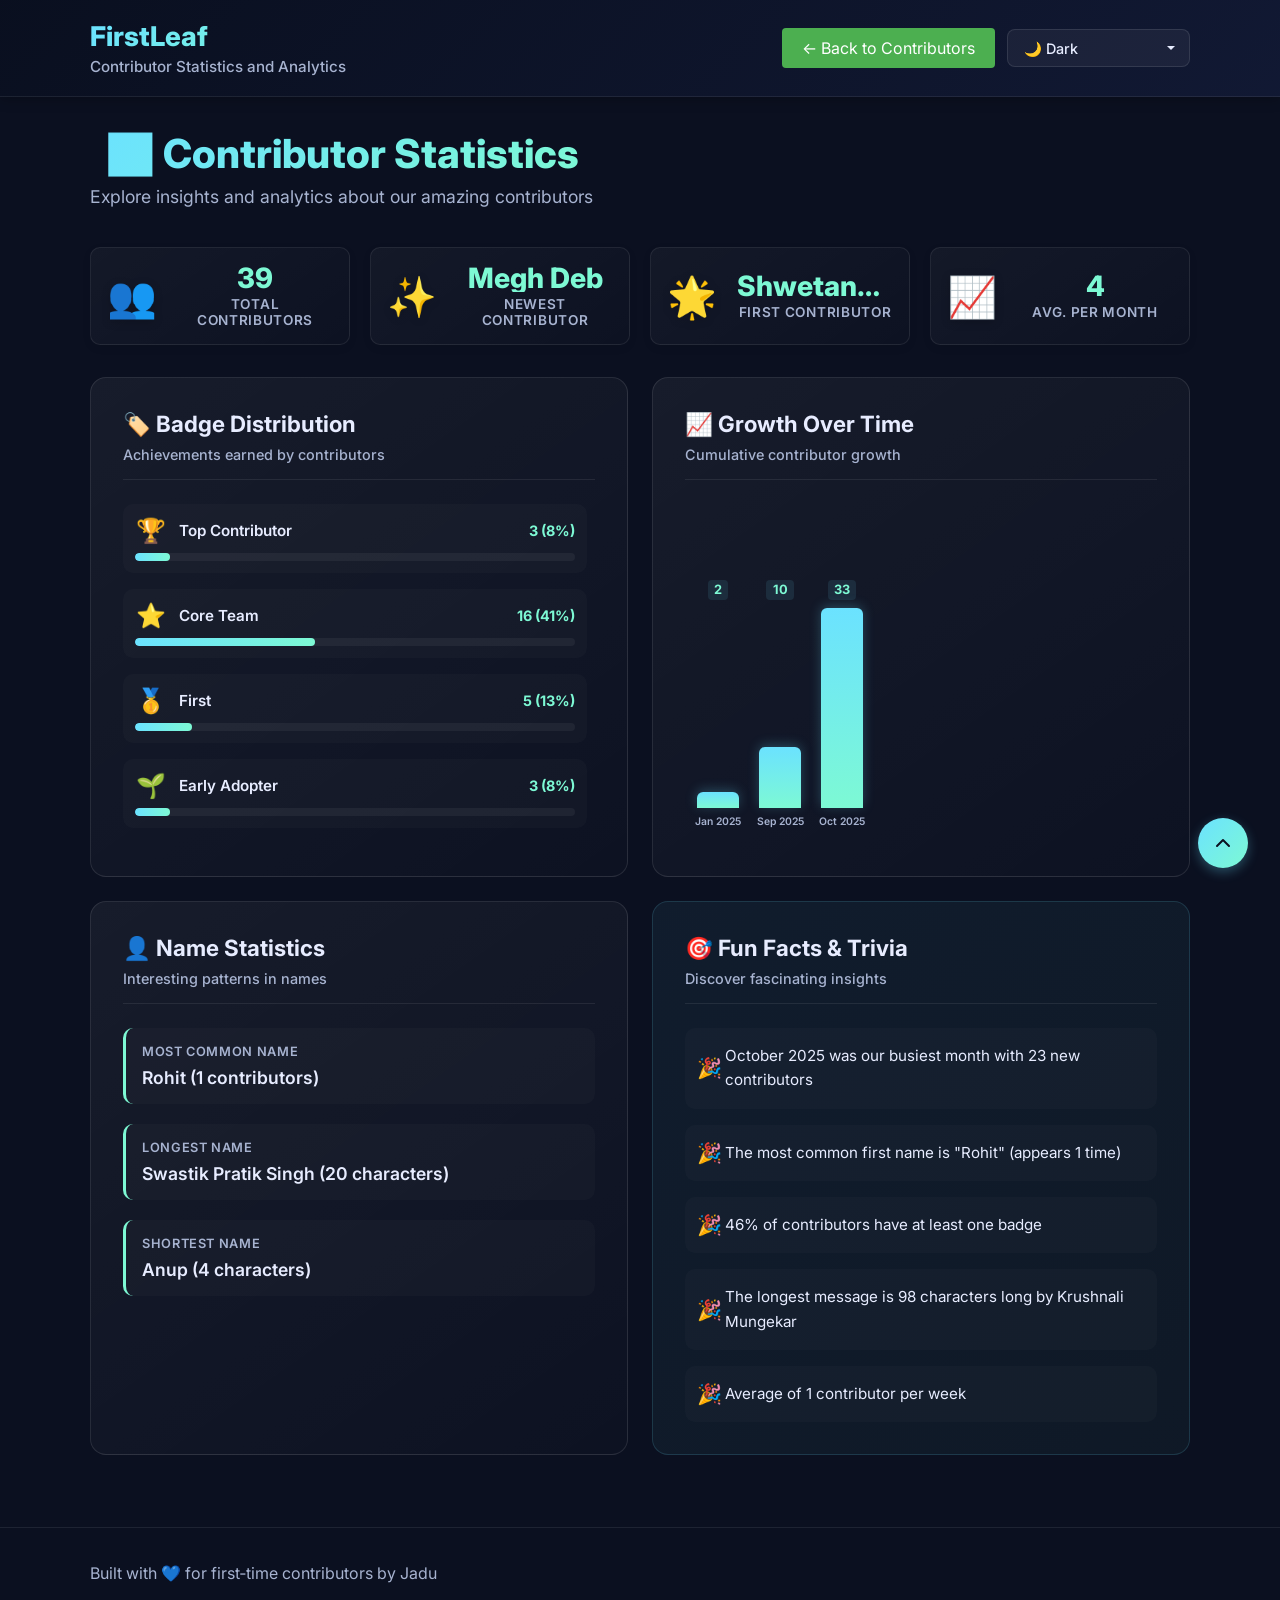
<file: stats.html>
<!DOCTYPE html>
<html lang="en">
  <head>
    <meta charset="utf-8" />
    <meta name="viewport" content="width=device-width, initial-scale=1" />
    <title>FirstLeaf — Statistics</title>
    <meta
      name="description"
      content="Contributor statistics and analytics for the FirstLeaf project."
    />
    <link rel="preconnect" href="https://fonts.googleapis.com" />
    <link rel="preconnect" href="https://fonts.gstatic.com" crossorigin />
    <link
      href="https://fonts.googleapis.com/css2?family=Inter:wght@400;600;800&display=swap"
      rel="stylesheet"
    />
    <link rel="stylesheet" href="./assets/styles.css" />
    <link
      rel="icon"
      href="data:image/svg+xml,<svg xmlns='http://www.w3.org/2000/svg' viewBox='0 0 100 100'><text y='0.9em' font-size='90'>🩵</text></svg>"
    />
  </head>
  <body>
    <div id="scrollProgress"></div>
    <header class="site-header">
      <div class="container header-wrapper">
        <div class="branding">
          <h1 class="logo">FirstLeaf</h1>
          <p class="tagline">Contributor Statistics and Analytics</p>
        </div>
        <nav class="actions">
          <a class="btn" href="index.html">← Back to Contributors</a>
          <div class="theme-selector-wrapper">
            <label for="colorThemeSelect" class="sr-only"
              >Select Color Theme</label
            >
            <select
              id="colorThemeSelect"
              class="btn theme-select"
              aria-label="Select color theme"
            >
              <option value="dark">🌙 Dark</option>
              <option value="light">☀️ Light</option>
              <option value="ocean">🌊 Ocean Blue</option>
              <option value="forest">🌲 Forest Green</option>
              <option value="sunset">🌅 Sunset Orange</option>
              <option value="galaxy">🌌 Purple Galaxy</option>
            </select>
          </div>
          <button
            id="themeToggle"
            class="btn theme-toggle"
            aria-label="Toggle theme"
            style="display: none"
          >
            <span id="themeIcon">☀️</span>
          </button>
        </nav>
      </div>
    </header>

    <main class="container stats-container">
      <!-- Stats Overview Section -->
      <section aria-labelledby="stats-title" class="stats-section">
        <div class="section-header">
          <div class="title-group">
            <h2 id="stats-title">📊 Contributor Statistics</h2>
            <p class="stats-subtitle">
              Explore insights and analytics about our amazing contributors
            </p>
          </div>
        </div>

        <!-- Overview Stats Cards -->
        <div class="stats-overview-grid">
          <div class="stat-card stat-card-primary">
            <div class="stat-icon">👥</div>
            <div class="stat-content">
              <div class="stat-value" id="totalContributors">0</div>
              <div class="stat-label">Total Contributors</div>
            </div>
          </div>
          <div class="stat-card stat-card-secondary">
            <div class="stat-icon">✨</div>
            <div class="stat-content">
              <div class="stat-value" id="newestContributor">-</div>
              <div class="stat-label">Newest Contributor</div>
            </div>
          </div>
          <div class="stat-card stat-card-tertiary">
            <div class="stat-icon">🌟</div>
            <div class="stat-content">
              <div class="stat-value" id="firstContributor">-</div>
              <div class="stat-label">First Contributor</div>
            </div>
          </div>
          <div class="stat-card stat-card-accent">
            <div class="stat-icon">📈</div>
            <div class="stat-content">
              <div class="stat-value" id="avgPerMonth">0</div>
              <div class="stat-label">Avg. Per Month</div>
            </div>
          </div>
        </div>

        <!-- Two Column Layout for Badge and Growth -->
        <div class="stats-two-column">
          <!-- Badge Distribution -->
          <div class="stats-card stats-card-large">
            <div class="stats-card-header">
              <h3>🏷️ Badge Distribution</h3>
              <p class="stats-card-subtitle">
                Achievements earned by contributors
              </p>
            </div>
            <div id="badgeDistribution" class="badge-distribution">
              <div class="loading">Loading statistics...</div>
            </div>
          </div>

          <!-- Growth Over Time -->
          <div class="stats-card stats-card-large">
            <div class="stats-card-header">
              <h3>📈 Growth Over Time</h3>
              <p class="stats-card-subtitle">Cumulative contributor growth</p>
            </div>
            <div id="growthChart" class="growth-chart">
              <div class="loading">Loading statistics...</div>
            </div>
          </div>
        </div>

        <!-- Two Column Layout for Names and Fun Facts -->
        <div class="stats-two-column">
          <!-- Name Statistics -->
          <div class="stats-card">
            <div class="stats-card-header">
              <h3>👤 Name Statistics</h3>
              <p class="stats-card-subtitle">Interesting patterns in names</p>
            </div>
            <div id="nameStatistics" class="name-statistics">
              <div class="loading">Loading statistics...</div>
            </div>
          </div>

          <!-- Fun Facts -->
          <div class="stats-card stats-card-highlight">
            <div class="stats-card-header">
              <h3>🎯 Fun Facts & Trivia</h3>
              <p class="stats-card-subtitle">Discover fascinating insights</p>
            </div>
            <div id="funFacts" class="fun-facts">
              <div class="loading">Loading statistics...</div>
            </div>
          </div>
        </div>
      </section>
    </main>

    <footer class="site-footer">
      <div class="container">
        <p>Built with 💙 for first‑time contributors by Jadu</p>
      </div>
    </footer>

    <script src="./assets/stats.js"></script>
    <button
      id="scrollToTop"
      class="scroll-to-top"
      aria-label="Scroll to top"
      title="Back to top"
    >
      <svg
        xmlns="http://www.w3.org/2000/svg"
        width="24"
        height="24"
        viewBox="0 0 24 24"
        fill="none"
        stroke="currentColor"
        stroke-width="2"
        stroke-linecap="round"
        stroke-linejoin="round"
      >
        <polyline points="18 15 12 9 6 15"></polyline>
      </svg>
    </button>
  </body>
</html>
</file>
<file: assets/styles.css>
* {
  box-sizing: border-box;
}
:root {
  --bg: #0b1020;
  --panel: #121a35;
  --text: #e7ecff;
  --muted: #a7b3d0;
  --accent: #6be2ff;
  --accent-2: #7df9d4;
  --danger: #ff6b6b;
}

[data-theme="light"] {
  --bg: #f5f7fa;
  --panel: #ffffff;
  --text: #1a202c;
  --muted: #4a5568;
  --accent: #0088cc;
  --accent-2: #00b894;
  --danger: #e74c3c;
}

/* Ocean Blue Theme */
[data-theme="ocean"] {
  --bg: #0a1628;
  --panel: #132a47;
  --text: #e3f2fd;
  --muted: #90caf9;
  --accent: #00b4ff;
  --accent-2: #0096d6;
  --danger: #ff6b6b;
}

/* Forest Green Theme */
[data-theme="forest"] {
  --bg: #0d1f12;
  --panel: #1a3320;
  --text: #e8f5e9;
  --muted: #a5d6a7;
  --accent: #4caf50;
  --accent-2: #66bb6a;
  --danger: #ff5252;
}

/* Sunset Orange Theme */
[data-theme="sunset"] {
  --bg: #1a0f0a;
  --panel: #2d1810;
  --text: #fff3e0;
  --muted: #ffb74d;
  --accent: #ff6f00;
  --accent-2: #ff9800;
  --danger: #f44336;
}

/* Purple Galaxy Theme */
[data-theme="galaxy"] {
  --bg: #0f0a1f;
  --panel: #1a0f35;
  --text: #f3e5f5;
  --muted: #ce93d8;
  --accent: #9c27b0;
  --accent-2: #ba68c8;
  --danger: #e91e63;
}

html,
body {
  height: 100%;
}

body {
  margin: 0;
  font-family: Inter, system-ui, -apple-system, Segoe UI, Roboto, Helvetica,
    Arial, "Apple Color Emoji", "Segoe UI Emoji";
  color: var(--text);
  background: var(--bg);
  transition: background-color 0.3s ease, color 0.3s ease;
}

/* Smooth theme transitions */
html.theme-transitioning,
html.theme-transitioning * {
  transition: background-color 0.3s ease, color 0.3s ease,
    border-color 0.3s ease !important;
}

/* Ensure all interactive elements transition smoothly */
.btn,
.card,
.stat-card,
.stats-card,
.badge,
.site-header,
.site-footer {
  transition: background-color 0.3s ease, color 0.3s ease,
    border-color 0.3s ease, box-shadow 0.3s ease;
}

/* Remove underlines from all links across the site */
a,
a:hover,
a:focus,
a:visited {
  text-decoration: none;
}
.container {
  width: min(1100px, 92vw);
  margin: 0 auto;
}
.site-header {
  border-bottom: 1px solid rgba(255, 255, 255, 0.08);
  background: linear-gradient(
    180deg,
    rgba(10, 16, 32, 0.9) 0%,
    rgba(10, 16, 32, 0.5) 100%
  );
  backdrop-filter: blur(8px);
}
.site-header .container {
  display: flex;
  align-items: center;
  justify-content: space-between;
  gap: 1rem;
  padding: 1.25rem 0;
}
.site-header h1 {
  margin: 0;
  font-size: 1.7rem;
}
.tagline {
  margin: 0.25rem 0 0;
  color: var(--muted);
  font-weight: 500;
}
.actions {
  display: flex;
  gap: 0.6rem;
}
.btn {
  display: inline-block;
  padding: 10px 20px;
  background-color: #4caf50;
  color: white;
  text-decoration: none;
  border-radius: 4px;
  border: none;
  cursor: pointer;
  z-index: 10;
}

.btn.primary {
  background: linear-gradient(135deg, var(--accent), var(--accent-2));
  color: #071220;
  font-weight: 700;
}

.theme-toggle {
  padding: 0.5rem 0.75rem;
  cursor: pointer;
  font-size: 1.25rem;
  border: 1px solid rgba(255, 255, 255, 0.1);
}

[data-theme="light"] .theme-toggle {
  border-color: rgba(0, 0, 0, 0.1);
}

/* Theme Selector Dropdown */
.theme-selector-wrapper {
  position: relative;
  display: inline-block;
}

.sr-only {
  position: absolute;
  width: 1px;
  height: 1px;
  padding: 0;
  margin: -1px;
  overflow: hidden;
  clip: rect(0, 0, 0, 0);
  white-space: nowrap;
  border-width: 0;
}

.theme-select {
  appearance: none;
  -webkit-appearance: none;
  -moz-appearance: none;
  padding: 0.6rem 2.5rem 0.6rem 1rem;
  background-color: rgba(255, 255, 255, 0.05);
  color: var(--text);
  border: 1px solid rgba(255, 255, 255, 0.1);
  border-radius: 8px;
  cursor: pointer;
  font-size: 0.9rem;
  font-family: inherit;
  font-weight: 500;
  transition: all 0.3s ease;
  background-image: url("data:image/svg+xml,%3Csvg xmlns='http://www.w3.org/2000/svg' width='12' height='12' viewBox='0 0 12 12'%3E%3Cpath fill='%23e7ecff' d='M6 8L2 4h8z'/%3E%3C/svg%3E");
  background-repeat: no-repeat;
  background-position: right 0.75rem center;
  background-size: 12px;
}

.theme-select:hover {
  background-color: rgba(255, 255, 255, 0.08);
  border-color: rgba(255, 255, 255, 0.2);
  transform: translateY(-1px);
}

.theme-select:focus {
  outline: none;
  border-color: var(--accent);
  box-shadow: 0 0 0 3px rgba(107, 226, 255, 0.1);
}

.theme-select option {
  background-color: var(--panel);
  color: var(--text);
  padding: 0.5rem;
}

/* Light theme adjustments */
[data-theme="light"] .theme-select {
  background-color: #ffffff;
  border-color: rgba(0, 0, 0, 0.15);
  color: #1a202c;
  background-image: url("data:image/svg+xml,%3Csvg xmlns='http://www.w3.org/2000/svg' width='12' height='12' viewBox='0 0 12 12'%3E%3Cpath fill='%231a202c' d='M6 8L2 4h8z'/%3E%3C/svg%3E");
}

[data-theme="light"] .theme-select:hover {
  background-color: #f5f5f5;
  border-color: rgba(0, 0, 0, 0.25);
}

[data-theme="light"] .theme-select option {
  background-color: #ffffff;
  color: #1a202c;
}

/* Ocean theme adjustments */
[data-theme="ocean"] .theme-select {
  background-color: rgba(19, 42, 71, 0.6);
  color: #e3f2fd;
  border-color: rgba(0, 180, 255, 0.2);
  background-image: url("data:image/svg+xml,%3Csvg xmlns='http://www.w3.org/2000/svg' width='12' height='12' viewBox='0 0 12 12'%3E%3Cpath fill='%23e3f2fd' d='M6 8L2 4h8z'/%3E%3C/svg%3E");
}

[data-theme="ocean"] .theme-select:hover {
  background-color: rgba(19, 42, 71, 0.8);
  border-color: rgba(0, 180, 255, 0.4);
}

[data-theme="ocean"] .theme-select option {
  background-color: #132a47;
  color: #e3f2fd;
}

/* Forest theme adjustments */
[data-theme="forest"] .theme-select {
  background-color: rgba(26, 51, 32, 0.6);
  color: #e8f5e9;
  border-color: rgba(76, 175, 80, 0.2);
  background-image: url("data:image/svg+xml,%3Csvg xmlns='http://www.w3.org/2000/svg' width='12' height='12' viewBox='0 0 12 12'%3E%3Cpath fill='%23e8f5e9' d='M6 8L2 4h8z'/%3E%3C/svg%3E");
}

[data-theme="forest"] .theme-select:hover {
  background-color: rgba(26, 51, 32, 0.8);
  border-color: rgba(76, 175, 80, 0.4);
}

[data-theme="forest"] .theme-select option {
  background-color: #1a3320;
  color: #e8f5e9;
}

/* Sunset theme adjustments */
[data-theme="sunset"] .theme-select {
  background-color: rgba(45, 24, 16, 0.6);
  color: #fff3e0;
  border-color: rgba(255, 111, 0, 0.2);
  background-image: url("data:image/svg+xml,%3Csvg xmlns='http://www.w3.org/2000/svg' width='12' height='12' viewBox='0 0 12 12'%3E%3Cpath fill='%23fff3e0' d='M6 8L2 4h8z'/%3E%3C/svg%3E");
}

[data-theme="sunset"] .theme-select:hover {
  background-color: rgba(45, 24, 16, 0.8);
  border-color: rgba(255, 111, 0, 0.4);
}

[data-theme="sunset"] .theme-select option {
  background-color: #2d1810;
  color: #fff3e0;
}

/* Galaxy theme adjustments */
[data-theme="galaxy"] .theme-select {
  background-color: rgba(26, 15, 53, 0.6);
  color: #f3e5f5;
  border-color: rgba(156, 39, 176, 0.2);
  background-image: url("data:image/svg+xml,%3Csvg xmlns='http://www.w3.org/2000/svg' width='12' height='12' viewBox='0 0 12 12'%3E%3Cpath fill='%23f3e5f5' d='M6 8L2 4h8z'/%3E%3C/svg%3E");
}

[data-theme="galaxy"] .theme-select:hover {
  background-color: rgba(26, 15, 53, 0.8);
  border-color: rgba(156, 39, 176, 0.4);
}

[data-theme="galaxy"] .theme-select option {
  background-color: #1a0f35;
  color: #f3e5f5;
}

main.container {
  padding: 2rem 0 3rem;
}
.list-header {
  display: flex;
  justify-content: space-between;
  align-items: baseline;
  gap: 1rem;
}
.count {
  color: var(--muted);
}

.cards {
  margin-top: 1.5rem;
  display: grid;
  grid-template-columns: repeat(auto-fill, minmax(220px, 1fr));
  gap: 14px;
}
.card-container {
  perspective: 1200px;
  height: 100%;
  min-height: 300px;
  position: relative;
}

.card {
  list-style: none;
  background: linear-gradient(
    145deg,
    rgba(255, 255, 255, 0.08),
    rgba(255, 255, 255, 0.02)
  );
  border: 1px solid rgba(255, 255, 255, 0.1);
  border-radius: 16px;
  padding: 0;
  height: 100%;
  position: relative;
  transform-style: preserve-3d;
  transition: transform 0.7s cubic-bezier(0.4, 0, 0.2, 1);
  cursor: pointer;
  box-shadow: 0 4px 20px rgba(0, 0, 0, 0.15);
}

.card:hover {
  box-shadow: 0 8px 30px rgba(0, 0, 0, 0.2);
}

.card.flipped {
  transform: rotateY(180deg);
}

.card-face {
  position: absolute;
  width: 100%;
  height: 100%;
  backface-visibility: hidden;
  border-radius: 16px;
  display: flex;
  flex-direction: column;
  overflow: hidden;
}

.card-front {
  background: linear-gradient(
    145deg,
    rgba(255, 255, 255, 0.08),
    rgba(255, 255, 255, 0.02)
  );
  border: 1px solid rgba(255, 255, 255, 0.1);
  padding: 16px;
}

.card-back {
  background: linear-gradient(
    135deg,
    rgba(107, 226, 255, 0.15),
    rgba(125, 249, 212, 0.1)
  );
  border: 1px solid rgba(255, 255, 255, 0.15);
  transform: rotateY(180deg);
  padding: 20px;
  box-shadow: inset 0 0 20px rgba(107, 226, 255, 0.05);
}

.flip-icon {
  position: absolute;
  top: 12px;
  right: 12px;
  width: 32px;
  height: 32px;
  background: linear-gradient(
    135deg,
    rgba(255, 255, 255, 0.15),
    rgba(255, 255, 255, 0.05)
  );
  backdrop-filter: blur(6px);
  border-radius: 8px;
  display: flex;
  align-items: center;
  justify-content: center;
  cursor: pointer;
  transition: all 0.3s cubic-bezier(0.4, 0, 0.2, 1);
  z-index: 10;
  box-shadow: 0 2px 10px rgba(0, 0, 0, 0.2);
  border: 1px solid rgba(255, 255, 255, 0.1);
}

.flip-icon:hover {
  background: linear-gradient(
    135deg,
    rgba(255, 255, 255, 0.25),
    rgba(255, 255, 255, 0.1)
  );
  transform: scale(1.05) rotate(10deg);
  box-shadow: 0 4px 16px rgba(0, 0, 0, 0.3);
  border-color: rgba(255, 255, 255, 0.2);
}

.flip-icon svg {
  width: 18px;
  height: 18px;
  fill: var(--text);
}

.card-back .flip-icon {
  transform: rotateY(180deg);
}

.card-back .flip-icon svg {
  transform: rotateY(180deg);
}

.contributor-details {
  display: flex;
  flex-direction: column;
  gap: 16px;
  height: 100%;
}

.detail-row {
  display: flex;
  flex-direction: column;
  gap: 8px;
  padding-bottom: 8px;
  border-bottom: 1px solid rgba(255, 255, 255, 0.05);
}

.detail-row:last-child {
  border-bottom: none;
  padding-bottom: 0;
}

.detail-label {
  font-size: 0.7rem;
  color: var(--muted);
  text-transform: uppercase;
  letter-spacing: 0.1em;
  font-weight: 600;
}

.detail-value {
  font-size: 0.95rem;
  line-height: 1.5;
}

.join-date {
  font-weight: 600;
  color: var(--accent-2);
  display: flex;
  align-items: center;
  gap: 6px;
}

.join-date::before {
  content: "📅";
  font-size: 0.9rem;
}

.full-message {
  font-style: italic;
  line-height: 1.5;
  color: rgba(255, 255, 255, 0.9);
  padding: 8px 12px;
  background: rgba(255, 255, 255, 0.05);
  border-radius: 8px;
  border-left: 3px solid var(--accent-2);
}

.badges-list {
  display: flex;
  flex-wrap: wrap;
  gap: 8px;
  margin-top: 4px;
}

.github-link {
  display: inline-flex;
  align-items: center;
  justify-content: center;
  gap: 8px;
  margin-top: auto;
  padding: 10px 16px;
  background: linear-gradient(135deg, var(--accent), var(--accent-2));
  border-radius: 10px;
  color: var(--bg);
  font-weight: 600;
  text-decoration: none;
  transition: all 0.3s ease;
  box-shadow: 0 4px 12px rgba(107, 226, 255, 0.3);
}

.github-link:hover {
  transform: translateY(-3px);
  box-shadow: 0 6px 16px rgba(107, 226, 255, 0.4);
}

.github-link svg {
  width: 18px;
  height: 18px;
}

/* Add subtle shine effect on hover */
.card-front::after {
  content: "";
  position: absolute;
  top: -50%;
  left: -50%;
  width: 200%;
  height: 200%;
  background: linear-gradient(
    to bottom right,
    rgba(255, 255, 255, 0),
    rgba(255, 255, 255, 0.1) 30%,
    rgba(255, 255, 255, 0) 60%
  );
  transform: rotate(30deg) translate(-100%, -100%);
  transition: transform 0.6s;
  pointer-events: none;
}

.card:hover .card-front::after {
  transform: rotate(30deg) translate(100%, 100%);
}

/* Add subtle pulse to flip icon */
@keyframes pulse {
  0%,
  100% {
    opacity: 0.8;
  }
  50% {
    opacity: 1;
  }
}

.flip-icon {
  animation: pulse 2s infinite;
}

/* Add subtle glow to card back */
.card-back::before {
  content: "";
  position: absolute;
  top: 0;
  left: 0;
  right: 0;
  bottom: 0;
  background: radial-gradient(
    circle at center,
    rgba(107, 226, 255, 0.1) 0%,
    rgba(107, 226, 255, 0) 70%
  );
  pointer-events: none;
}
.card a {
  text-decoration: none;
  display: block;
}
.card .name {
  font-weight: 700;
  color: #7df9d4;
}
.card .username {
  color: var(--muted);
  font-size: 0.95rem;
  overflow: hidden;
  white-space: nowrap;
  text-overflow: ellipsis;
}
.card .meta {
  display: flex;
  align-items: center;
  gap: 0.5rem;
  margin-top: 0.7rem;
  color: var(--muted);
  display: -webkit-box;
  -webkit-box-orient: vertical;
  -webkit-line-clamp: 2;
  line-clamp: 2;
  overflow: hidden;
  text-overflow: ellipsis;
}

.card img {
  width: 48px;
  height: 48px;
  border-radius: 50%;
  object-fit: cover;
  border: 1px solid rgba(255, 255, 255, 0.2);
  box-shadow: 0 10px 20px rgba(0, 0, 0, 0.2);
}
.card .top {
  display: flex;
  gap: 0.9rem;
  align-items: center;
}

.loading {
  margin: 1rem 0;
  color: var(--muted);
}
.error {
  margin: 1rem 0;
  color: var(--danger);
}

#spotlight-section {
  margin-top: 1.5rem;
  margin-bottom: 0;
}

.spotlight-card {
  display: flex;
  align-items: center;
  justify-content: space-between;
  gap: 1.5rem;
  background: var(--panel);
  border: 1px solid rgba(255, 255, 255, 0.1);
  border-radius: 12px;
  padding: 1rem 1.5rem;
  transition: all 0.3s ease;
}

.spotlight-content {
  display: flex;
  align-items: center;
  gap: 1rem;
  text-align: left;
}

.spotlight-content img {
  width: 60px;
  height: 60px;
  border-radius: 50%;
  border: 2px solid var(--accent);
  flex-shrink: 0;
}

.spotlight-header {
  font-size: 0.8rem;
  font-weight: 700;
  color: var(--accent);
  text-transform: uppercase;
}

.spotlight-name {
  font-size: 1.25rem;
  font-weight: 700;
  color: var(--accent-2);
}

.spotlight-message {
  font-size: 0.95rem;
  color: var(--muted);
}

#show-another {
  font-size: 0.9rem;
  padding: 0.6rem 1rem;
}

.howto {
  margin-top: 3rem;
  background: rgba(255, 255, 255, 0.03);
  border: 1px solid rgba(255, 255, 255, 0.08);
  border-radius: 16px;
  padding: 1.25rem 1.25rem 0.5rem;
}
.howto code {
  background: rgba(255, 255, 255, 0.08);
  padding: 0.15rem 0.35rem;
  border-radius: 6px;
}

.site-footer {
  border-top: 1px solid rgba(255, 255, 255, 0.08);
}
.site-footer .container {
  padding: 1.2rem 0;
  color: var(--muted);
}

@media (max-width: 720px) {
  body {
    overflow-x: hidden;
  }

  .site-header .container {
    flex-direction: column;
    align-items: center;
    text-align: center;
    gap: 0.5rem;
  }

  .actions {
    align-self: stretch;
    justify-content: center;
    gap: 0.5rem;
    flex-wrap: wrap;
  }

  .theme-select {
    padding: 0.5rem 2rem 0.5rem 0.75rem;
    font-size: 0.85rem;
    min-width: 150px;
  }

  .cards {
    grid-template-columns: repeat(auto-fill, minmax(160px, 1fr));
    gap: 12px;
  }

  .container {
    width: min(1100px, 88vw);
    padding-left: 1rem;
    padding-right: 1rem;
  }

  .list-header {
    flex-direction: column;
    align-items: stretch;
    gap: 0.5rem;
  }

  .list-header h2 {
    text-align: center;
  }

  .search-container {
    margin: 0.5rem 0 0 0;
  }

  .howto {
    margin-top: 2rem;
    padding: 1rem;
  }

  .btn {
    padding: 0.7rem 1rem;
    font-size: 0.9rem;
  }
}
.search-container {
  margin: 1.5rem 0;
}

#searchInput {
  width: 100%;
  padding: 0.75rem 1rem;
  background: var(--panel);
  border: 1px solid rgba(255, 255, 255, 0.1);
  border-radius: 8px;
  color: var(--text);
  font-size: 1rem;
  font-family: inherit;
}

#searchInput:focus {
  outline: none;
  border-color: var(--accent);
}

.stats-banner {
  display: flex;
  gap: 2rem;
  padding: 1.5rem;
  background: linear-gradient(
    135deg,
    rgba(107, 226, 255, 0.1),
    rgba(125, 249, 212, 0.1)
  );
  border-radius: 12px;
  border: 1px solid rgba(255, 255, 255, 0.1);
  margin-bottom: 2rem;
}

.stat-item {
  display: flex;
  flex-direction: column;
  gap: 0.5rem;
}

.stat-label {
  color: var(--muted);
  font-size: 0.875rem;
  text-transform: uppercase;
  letter-spacing: 0.05em;
}

.stat-value {
  color: var(--accent-2);
  font-size: 1.5rem;
  font-weight: 800;
}

@media (max-width: 720px) {
  .stats-banner {
    flex-direction: column;
    gap: 1rem;
  }
}
.new-badge {
  position: absolute;
  top: 8px;
  right: 8px;
  background: linear-gradient(135deg, var(--accent), var(--accent-2));
  color: var(--bg);
  font-size: 0.75rem;
  font-weight: 700;
  padding: 0.25rem 0.5rem;
  border-radius: 6px;
  text-transform: uppercase;
  letter-spacing: 0.05em;
}

.card {
  position: relative;
}

/* Update search-container to be part of controls */
.controls-container {
  display: flex;
  gap: 1rem;
  margin: 1.5rem 0;
  flex-wrap: wrap;
}

.search-container {
  flex: 1;
  min-width: 250px;
  margin: 0;
}

.sort-container {
  display: flex;
  align-items: center;
  gap: 0.5rem;
}

.sort-label {
  color: var(--muted);
  font-size: 0.9rem;
  white-space: nowrap;
}

.sort-select {
  padding: 0.75rem 1rem;
  background: var(--panel);
  border: 1px solid rgba(255, 255, 255, 0.1);
  border-radius: 8px;
  color: var(--text);
  font-size: 0.95rem;
  font-family: inherit;
  cursor: pointer;
  min-width: 150px;
  transition: border-color 0.2s ease, background-color 0.2s ease;
}

.sort-select:hover {
  border-color: rgba(255, 255, 255, 0.2);
  background: rgba(255, 255, 255, 0.02);
}

.sort-select:focus {
  outline: none;
  border-color: var(--accent);
  background: rgba(255, 255, 255, 0.05);
}

.sort-select {
  appearance: none;
  background-image: url("data:image/svg+xml,%3Csvg xmlns='http://www.w3.org/2000/svg' width='12' height='12' viewBox='0 0 12 12'%3E%3Cpath fill='%23a7b3d0' d='M6 8L2 4h8z'/%3E%3C/svg%3E");
  background-repeat: no-repeat;
  background-position: right 0.75rem center;
  padding-right: 2.5rem;
}

.sort-select option {
  background: var(--panel);
  color: var(--text);
}
.sort-select option:hover {
  background: rgba(255, 255, 255, 0.1);
}

/* Mobile responsiveness */
@media (max-width: 720px) {
  .controls-container {
    flex-direction: column;
  }

  .search-container {
    width: 100%;
  }

  .sort-container {
    width: 100%;
  }

  .sort-select {
    flex: 1;
  }
}

/* Fade-in animation */
@keyframes fadeInUp {
  from {
    opacity: 0;
    transform: translateY(20px);
  }
  to {
    opacity: 1;
    transform: translateY(0);
  }
}

/* Pulse animation for badges */
@keyframes pulse {
  0%,
  100% {
    opacity: 1;
  }
  50% {
    opacity: 0.7;
  }
}

/* Baseline for contributor links inside .cards */
.cards > a {
  text-decoration: none;
  color: inherit;
  display: block;
  opacity: 0;
  transform: translateY(12px) scale(0.99);
  will-change: transform, opacity;
}

/* Animated state applied by JS */
.contributor-link {
  animation-name: fadeInUp, scaleIn;
  animation-duration: 0.45s, 0.36s;
  animation-timing-function: cubic-bezier(0.2, 0.8, 0.2, 1),
    cubic-bezier(0.34, 1.56, 0.64, 1);
  animation-fill-mode: forwards, forwards;
  animation-delay: calc(var(--card-index, 0) * 0.06s),
    calc(var(--card-index, 0) * 0.06s + 0.02s);
  transition: opacity 0.45s ease, transform 0.28s ease, box-shadow 0.28s ease;
  opacity: 1;
}

/* Hover effects for the animated links */
.contributor-link:hover {
  transform: translateY(-4px) scaleY(1.03);
  transform-origin: center;
}

.contributor-link:hover .card {
  box-shadow: 0 8px 24px rgba(107, 226, 255, 0.15);
  border-color: rgba(107, 226, 255, 0.3);
}

/* Smooth transitions for card elements */
.card {
  transition: all 0.3s ease;
}

.card img {
  transition: transform 0.3s ease;
}

.contributor-link:hover .card img {
  transform: scale(1.05) rotate(0deg) scaleY(1.02);
}

/* Pulse animation for NEW badge */
.new-badge {
  animation: pulse 2s ease-in-out infinite;
}

/* Smooth color transitions */
.card .name,
.card .username,
.card .meta {
  transition: color 0.2s ease;
}

/* Loading animation */
.loading {
  animation: pulse 1.5s ease-in-out infinite;
}

@keyframes scaleIn {
  from {
    opacity: 0;
    transform: scale(0.9);
  }
  to {
    opacity: 1;
    transform: scale(1);
  }
}
.card img {
  transition: transform 0.3s ease, filter 0.3s ease;
}

.contributor-link:hover .card img {
  transform: scale(1.05) rotate(2deg) scaleY(1.04);
  filter: brightness(1.1);
}
@media (prefers-reduced-motion: reduce) {
  .cards > a {
    animation: none;
    opacity: 1;
  }

  .cards > a:hover {
    transform: none;
  }

  .card img,
  .card,
  .new-badge {
    animation: none;
    transition: none;
  }
}

/* ===== STATS PAGE SPECIFIC STYLES ===== */

.stats-container {
  padding: 2.5rem 0 4rem;
}

.stats-section .section-header {
  text-align: center;
  margin-bottom: 2.5rem;
}

.stats-section .title-group h2 {
  font-size: 2.5rem;
  font-weight: 800;
  margin: 0 0 0.5rem 0;
  background: linear-gradient(135deg, var(--accent), var(--accent-2));
  -webkit-background-clip: text;
  -webkit-text-fill-color: transparent;
}

.stats-subtitle {
  font-size: 1.1rem;
  color: var(--muted);
  margin: 0;
}

/* Overview Stats Grid */
.stats-overview-grid {
  display: grid;
  grid-template-columns: repeat(auto-fit, minmax(240px, 1fr));
  gap: 1.25rem;
  margin-bottom: 2rem;
}

.stat-card {
  display: flex;
  align-items: center;
  gap: 1.25rem;
  padding: 1.75rem 1.5rem;
  background: linear-gradient(
    145deg,
    rgba(255, 255, 255, 0.06),
    rgba(255, 255, 255, 0.02)
  );
  border: 1px solid rgba(255, 255, 255, 0.1);
  border-radius: 16px;
  transition: all 0.3s cubic-bezier(0.4, 0, 0.2, 1);
  position: relative;
  overflow: hidden;
}

.stat-card::before {
  content: "";
  position: absolute;
  top: 0;
  left: 0;
  right: 0;
  height: 3px;
  background: linear-gradient(90deg, var(--accent), var(--accent-2));
  opacity: 0;
  transition: opacity 0.3s ease;
}

.stat-card:hover {
  transform: translateY(-4px);
  box-shadow: 0 12px 30px rgba(0, 0, 0, 0.15);
  border-color: rgba(255, 255, 255, 0.2);
}

.stat-card:hover::before {
  opacity: 1;
}

.stat-icon {
  font-size: 2.5rem;
  flex-shrink: 0;
  filter: drop-shadow(0 2px 4px rgba(0, 0, 0, 0.2));
}

.stat-content {
  flex: 1;
  min-width: 0;
}

.stat-card .stat-value {
  font-size: 1.75rem;
  font-weight: 800;
  color: var(--accent-2);
  margin-bottom: 0.25rem;
  line-height: 1;
  white-space: nowrap;
  overflow: hidden;
  text-overflow: ellipsis;
}

.stat-card .stat-label {
  font-size: 0.85rem;
  font-weight: 600;
  text-transform: uppercase;
  letter-spacing: 0.05em;
  color: var(--muted);
}

/* Stat card variants */
.stat-card-primary {
  background: linear-gradient(
    135deg,
    rgba(107, 226, 255, 0.08),
    rgba(107, 226, 255, 0.02)
  );
}

.stat-card-secondary {
  background: linear-gradient(
    135deg,
    rgba(125, 249, 212, 0.08),
    rgba(125, 249, 212, 0.02)
  );
}

.stat-card-tertiary {
  background: linear-gradient(
    135deg,
    rgba(255, 180, 107, 0.08),
    rgba(255, 180, 107, 0.02)
  );
}

.stat-card-accent {
  background: linear-gradient(
    135deg,
    rgba(186, 107, 255, 0.08),
    rgba(186, 107, 255, 0.02)
  );
}

/* Two Column Layout */
.stats-two-column {
  display: grid;
  grid-template-columns: repeat(auto-fit, minmax(min(100%, 450px), 1fr));
  gap: 1.5rem;
  margin-bottom: 1.5rem;
}

/* Stats Cards (larger content blocks) */
.stats-card {
  background: linear-gradient(
    145deg,
    rgba(255, 255, 255, 0.05),
    rgba(255, 255, 255, 0.01)
  );
  border: 1px solid rgba(255, 255, 255, 0.1);
  border-radius: 16px;
  padding: 2rem;
  transition: all 0.3s ease;
  overflow: hidden;
  display: flex;
  flex-direction: column;
}

.stats-card:hover {
  transform: translateY(-2px);
  box-shadow: 0 8px 24px rgba(0, 0, 0, 0.12);
  border-color: rgba(255, 255, 255, 0.15);
}

.stats-card-large {
  min-height: 400px;
  max-height: 500px;
}

.stats-card-highlight {
  background: linear-gradient(
    135deg,
    rgba(107, 226, 255, 0.06),
    rgba(125, 249, 212, 0.04)
  );
  border-color: rgba(107, 226, 255, 0.15);
}

.stats-card-header {
  margin-bottom: 1.5rem;
  padding-bottom: 1rem;
  border-bottom: 1px solid rgba(255, 255, 255, 0.08);
  flex-shrink: 0;
}

.stats-card-header h3 {
  font-size: 1.4rem;
  font-weight: 700;
  margin: 0 0 0.5rem 0;
  color: var(--text);
}

.stats-card-subtitle {
  font-size: 0.9rem;
  color: var(--muted);
  margin: 0;
  font-weight: 500;
}

/* Badge Distribution Styles */
.badge-distribution {
  display: flex;
  flex-direction: column;
  gap: 1rem;
  flex: 1;
  min-height: 0;
  overflow-y: auto;
  overflow-x: hidden;
  padding-right: 0.5rem;
}

.badge-stat-item {
  display: flex;
  flex-direction: column;
  gap: 0.5rem;
  padding: 0.75rem;
  background: rgba(255, 255, 255, 0.02);
  border-radius: 10px;
  transition: all 0.2s ease;
}

.badge-stat-item:hover {
  background: rgba(255, 255, 255, 0.04);
  transform: translateX(4px);
}

.badge-info {
  display: flex;
  align-items: center;
  gap: 0.75rem;
  font-weight: 600;
}

.badge-icon {
  font-size: 1.5rem;
  width: 32px;
  text-align: center;
}

.badge-name {
  flex: 1;
  font-size: 0.95rem;
  color: var(--text);
}

.badge-count {
  font-size: 0.9rem;
  color: var(--accent-2);
  font-weight: 700;
}

.badge-bar {
  width: 100%;
  height: 8px;
  background: rgba(255, 255, 255, 0.05);
  border-radius: 4px;
  overflow: hidden;
}

.badge-bar-fill {
  height: 100%;
  background: linear-gradient(90deg, var(--accent), var(--accent-2));
  border-radius: 4px;
  transition: width 0.6s cubic-bezier(0.4, 0, 0.2, 1);
}

/* Growth Chart Styles */
.growth-chart {
  width: 100%;
  height: 100%;
  min-height: 300px;
  max-height: 400px;
  display: flex;
  flex-direction: column;
  align-items: stretch;
  padding: 0.5rem 0;
  position: relative;
  overflow: hidden;
}

.scroll-hint {
  text-align: center;
  font-size: 0.8rem;
  color: var(--muted);
  padding: 0.5rem;
  font-style: italic;
  transition: opacity 0.3s ease;
  animation: pulse 2s infinite;
  flex-shrink: 0;
}

.bar-chart {
  display: flex;
  align-items: flex-end;
  justify-content: flex-start;
  width: 100%;
  flex: 1;
  min-height: 0;
  gap: 0.75rem;
  padding: 1rem 0.5rem 0.5rem;
  overflow-x: auto;
  overflow-y: hidden;
  scrollbar-width: thin;
  scrollbar-color: var(--accent) rgba(255, 255, 255, 0.05);
}

.bar-chart::-webkit-scrollbar {
  height: 6px;
}

.bar-chart::-webkit-scrollbar-track {
  background: rgba(255, 255, 255, 0.05);
  border-radius: 3px;
}

.bar-chart::-webkit-scrollbar-thumb {
  background: var(--accent);
  border-radius: 3px;
}

.bar-chart::-webkit-scrollbar-thumb:hover {
  background: var(--accent-2);
}

.bar-item {
  flex: 0 0 auto;
  display: flex;
  flex-direction: column;
  align-items: center;
  gap: 0.5rem;
  min-width: 50px;
  max-width: 80px;
}

.bar-container {
  width: 100%;
  height: 200px;
  max-height: 200px;
  display: flex;
  align-items: flex-end;
  justify-content: center;
  padding: 0 0.25rem;
  flex-shrink: 0;
}

.bar {
  width: 100%;
  min-width: 30px;
  max-width: 50px;
  min-height: 8px;
  background: linear-gradient(180deg, var(--accent), var(--accent-2));
  border-radius: 6px 6px 0 0;
  transition: all 0.3s cubic-bezier(0.4, 0, 0.2, 1);
  box-shadow: 0 -2px 12px rgba(107, 226, 255, 0.25);
  position: relative;
  cursor: pointer;
}

.bar::after {
  content: "";
  position: absolute;
  top: 0;
  left: 0;
  right: 0;
  height: 100%;
  background: linear-gradient(180deg, rgba(255, 255, 255, 0.2), transparent);
  border-radius: 6px 6px 0 0;
  opacity: 0;
  transition: opacity 0.3s ease;
}

.bar-item:hover .bar {
  filter: brightness(1.3);
  box-shadow: 0 -4px 16px rgba(107, 226, 255, 0.4);
}

.bar-item:hover .bar::after {
  opacity: 1;
}

.bar-label {
  font-size: 0.65rem;
  color: var(--muted);
  text-align: center;
  font-weight: 600;
  white-space: nowrap;
  max-width: 100%;
  line-height: 1.2;
  word-break: break-word;
}

.bar-value {
  font-size: 0.8rem;
  font-weight: 700;
  color: var(--accent-2);
  order: -1;
  background: rgba(107, 226, 255, 0.1);
  padding: 0.15rem 0.4rem;
  border-radius: 4px;
  min-width: 20px;
  text-align: center;
}

/* Name Statistics Styles */
.name-stats {
  display: flex;
  flex-direction: column;
  gap: 1.25rem;
}

.name-stat-item {
  padding: 1rem;
  background: rgba(255, 255, 255, 0.02);
  border-radius: 10px;
  border-left: 3px solid var(--accent-2);
  transition: all 0.2s ease;
}

.name-stat-item:hover {
  background: rgba(255, 255, 255, 0.04);
  transform: translateX(4px);
  border-left-color: var(--accent);
}

.name-stat-label {
  font-size: 0.8rem;
  text-transform: uppercase;
  letter-spacing: 0.05em;
  color: var(--muted);
  font-weight: 600;
  margin-bottom: 0.5rem;
}

.name-stat-value {
  font-size: 1.1rem;
  font-weight: 600;
  color: var(--text);
}

/* Fun Facts Styles */
.fun-facts {
  height: 100%;
}

.fun-facts-list {
  list-style: none;
  padding: 0;
  margin: 0;
  display: flex;
  flex-direction: column;
  gap: 1rem;
}

.fun-facts-list li {
  position: relative;
  padding-left: 2rem;
  font-size: 0.95rem;
  line-height: 1.6;
  color: var(--text);
  padding: 1rem 1rem 1rem 2.5rem;
  background: rgba(255, 255, 255, 0.02);
  border-radius: 10px;
  transition: all 0.2s ease;
}

.fun-facts-list li::before {
  content: "🎉";
  position: absolute;
  left: 0.75rem;
  top: 50%;
  transform: translateY(-50%);
  font-size: 1.25rem;
}

.fun-facts-list li:hover {
  background: rgba(255, 255, 255, 0.04);
  transform: translateX(4px);
}

/* Loading State */
.stats-card .loading,
.stat-card .loading {
  display: flex;
  align-items: center;
  justify-content: center;
  padding: 2rem;
  color: var(--muted);
  font-style: italic;
}

/* Responsive Design */
@media (max-width: 1024px) {
  .stats-overview-grid {
    grid-template-columns: repeat(auto-fit, minmax(200px, 1fr));
    gap: 1rem;
  }

  .bar-chart {
    gap: 0.3rem;
  }

  .bar {
    max-width: 40px;
  }
}

@media (max-width: 768px) {
  .stats-container {
    padding: 1.5rem 0 3rem;
  }

  .stats-section .title-group h2 {
    font-size: 2rem;
  }

  .stats-subtitle {
    font-size: 0.95rem;
  }

  .stats-overview-grid {
    grid-template-columns: 1fr;
    gap: 0.75rem;
  }

  .stat-card {
    padding: 1.25rem 1rem;
    gap: 1rem;
  }

  .stat-icon {
    font-size: 2rem;
  }

  .stat-card .stat-value {
    font-size: 1.5rem;
  }

  .stats-two-column {
    grid-template-columns: 1fr;
    gap: 1rem;
  }

  .stats-card {
    padding: 1.5rem;
  }

  .stats-card-large {
    min-height: 350px;
  }

  .bar-container {
    height: 180px;
  }

  .bar-chart {
    gap: 0.5rem;
    padding: 0.75rem 0.25rem 0.5rem;
  }

  .bar-item {
    min-width: 45px;
    max-width: 70px;
  }

  .bar {
    min-width: 28px;
    max-width: 45px;
  }

  .bar-label {
    font-size: 0.6rem;
  }

  .bar-value {
    font-size: 0.7rem;
    padding: 0.1rem 0.3rem;
  }

  .badge-info {
    gap: 0.5rem;
  }

  .badge-icon {
    font-size: 1.25rem;
    width: 28px;
  }

  .badge-name {
    font-size: 0.85rem;
  }

  .badge-count {
    font-size: 0.8rem;
  }
}

@media (max-width: 480px) {
  .stats-section .title-group h2 {
    font-size: 1.75rem;
  }

  .stat-card {
    flex-direction: column;
    text-align: center;
    padding: 1rem;
  }

  .stat-icon {
    font-size: 2.5rem;
  }

  .bar-chart {
    padding: 0.5rem 0.15rem 0.5rem;
    gap: 0.35rem;
  }

  .bar-container {
    height: 160px;
  }

  .bar-item {
    min-width: 40px;
    max-width: 60px;
  }

  .bar {
    min-width: 24px;
    max-width: 35px;
  }

  .bar-label {
    font-size: 0.55rem;
  }

  .bar-value {
    font-size: 0.65rem;
    padding: 0.1rem 0.25rem;
  }

  .fun-facts-list li {
    font-size: 0.9rem;
    padding: 0.75rem 0.75rem 0.75rem 2rem;
  }

  .fun-facts-list li::before {
    font-size: 1rem;
    left: 0.5rem;
  }
}

/* Animations */
@keyframes fadeInScale {
  from {
    opacity: 0;
    transform: scale(0.95);
  }
  to {
    opacity: 1;
    transform: scale(1);
  }
}

@keyframes growBar {
  from {
    height: 0;
    opacity: 0;
  }
  to {
    opacity: 1;
  }
}

.stat-card,
.stats-card {
  animation: fadeInScale 0.4s ease-out backwards;
}

.stat-card:nth-child(1) {
  animation-delay: 0.05s;
}
.stat-card:nth-child(2) {
  animation-delay: 0.1s;
}
.stat-card:nth-child(3) {
  animation-delay: 0.15s;
}
.stat-card:nth-child(4) {
  animation-delay: 0.2s;
}

.bar {
  animation: growBar 0.6s cubic-bezier(0.4, 0, 0.2, 1) backwards;
}

@media (prefers-reduced-motion: reduce) {
  .stat-card,
  .stats-card,
  .bar {
    animation: none;
  }
}

.badges {
  display: flex;
  flex-wrap: wrap;
  gap: 0.5rem; /* Increased from 0.35rem for more spacing */
  margin-bottom: 0.75rem; /* Slightly increased for better separation */
  justify-content: flex-start; /* Align badges to the start */
}

.badge {
  display: inline-flex;
  align-items: center;
  gap: 0.3rem;
  padding: 0.3rem 0.6rem; /* Slightly larger padding for better appearance */
  border-radius: 8px; /* Smoother, more modern border radius */
  font-size: 0.75rem; /* Slightly larger font for readability */
  font-weight: 600;
  text-transform: uppercase;
  letter-spacing: 0.04em;
  line-height: 1.2;
  transition: transform 0.2s ease, background 0.2s ease, box-shadow 0.2s ease; /* Added transitions */
  box-shadow: 0 2px 4px rgba(0, 0, 0, 0.1); /* Subtle shadow for depth */
}

/* Hover effect for badges */
.badge:hover {
  transform: scale(1.05); /* Slight scale-up on hover */
  box-shadow: 0 4px 8px rgba(0, 0, 0, 0.15); /* Enhanced shadow on hover */
}

/* Badge type colors */
.badge-first {
  background: linear-gradient(135deg, #ffd700, #ffed4e);
  color: #1a202c;
}

.badge-core {
  background: linear-gradient(135deg, #667eea, #764ba2);
  color: white;
}

.badge-top {
  background: linear-gradient(135deg, #f093fb, #f5576c);
  color: white;
}

.badge-helper {
  background: linear-gradient(135deg, #4facfe, #00f2fe);
  color: #1a202c;
}

.badge-early {
  background: linear-gradient(135deg, #43e97b, #38f9d7);
  color: #1a202c;
}

.badge-milestone {
  background: linear-gradient(135deg, #fa709a, #fee140);
  color: #1a202c;
}

.badge-custom {
  background: rgba(255, 255, 255, 0.15);
  color: var(--text);
  border: 1px solid rgba(255, 255, 255, 0.2);
}

/* Add icon support */
.badge::before {
  content: "";
  display: inline-block;
  width: 12px; /* Slightly larger for better visibility */
  height: 12px;
}

.badge-first::before {
  content: "🥇";
  width: auto;
}

.badge-core::before {
  content: "⭐";
  width: auto;
}

.badge-top::before {
  content: "🏆";
  width: auto;
}

.badge-helper::before {
  content: "🤝";
  width: auto;
}

.badge-early::before {
  content: "";
  width: auto;
}

.badge-milestone::before {
  content: "🎯";
  width: auto;
}

/* Scroll to Top Button */
.scroll-to-top {
  position: fixed;
  bottom: 2rem;
  right: 2rem;
  width: 50px;
  height: 50px;
  border-radius: 50%;
  background: linear-gradient(135deg, var(--accent), var(--accent-2));
  color: var(--bg);
  border: none;
  cursor: pointer;
  display: flex;
  align-items: center;
  justify-content: center;
  opacity: 0;
  visibility: hidden;
  transform: translateY(100px);
  transition: all 0.3s cubic-bezier(0.4, 0, 0.2, 1);
  box-shadow: 0 4px 12px rgba(107, 226, 255, 0.3);
  z-index: 1000;
}

.scroll-to-top.visible {
  opacity: 1;
  visibility: visible;
  transform: translateY(0);
}

.scroll-to-top:hover {
  transform: translateY(-4px) scale(1.05);
  box-shadow: 0 6px 20px rgba(107, 226, 255, 0.4);
}

.scroll-to-top:active {
  transform: translateY(-2px) scale(1.02);
}

.scroll-to-top:focus {
  outline: 2px solid var(--accent);
  outline-offset: 4px;
}

.scroll-to-top svg {
  width: 24px;
  height: 24px;
}

/* Mobile adjustments */
@media (max-width: 720px) {
  .scroll-to-top {
    bottom: 1.5rem;
    right: 1.5rem;
    width: 45px;
    height: 45px;
  }

  .scroll-to-top svg {
    width: 20px;
    height: 20px;
  }
}

/* Respect safe areas on iOS */
@media (max-width: 720px) {
  .scroll-to-top {
    bottom: calc(1.5rem + env(safe-area-inset-bottom));
    right: calc(1.5rem + env(safe-area-inset-right));
  }
}

/* Animation for button pulse (optional) */
@keyframes pulse-glow {
  0%,
  100% {
    box-shadow: 0 4px 12px rgba(107, 226, 255, 0.3);
  }
  50% {
    box-shadow: 0 4px 20px rgba(107, 226, 255, 0.5);
  }
}

.scroll-to-top.visible {
  animation: pulse-glow 2s ease-in-out infinite;
}

.scroll-to-top:hover {
  animation: none; /* Stop pulse on hover */
}

#scrollProgress {
  position: fixed;
  top: 0;
  left: 0;
  height: 5px; /* thickness of the line */
  background: var(--accent-color, #4e9af1); /* fallback color */
  width: 0%;
  z-index: 9999;
  transition: width 0.1s ease-out;
}

:root[data-theme="light"] {
  --accent-color: #0078ff;
}

:root[data-theme="dark"] {
  --accent-color: #00e0ff;
}
/* --- HEADER REWORK --- */
.site-header {
  position: sticky;
  top: 0;
  z-index: 1000;
  background: linear-gradient(
    135deg,
    rgba(10, 16, 32, 0.95),
    rgba(18, 26, 53, 0.95)
  );
  border-bottom: 1px solid rgba(255, 255, 255, 0.08);
  backdrop-filter: blur(10px);
  box-shadow: 0 2px 12px rgba(0, 0, 0, 0.25);
}

.header-wrapper {
  display: flex;
  align-items: center;
  justify-content: space-between;
  padding: 1rem 0;
  gap: 2rem;
}

.branding {
  display: flex;
  flex-direction: column;
  gap: 0.25rem;
}

.logo {
  margin: 0;
  font-size: 1.9rem;
  font-weight: 800;
  background: linear-gradient(135deg, var(--accent), var(--accent-2));
  -webkit-background-clip: text;
  -webkit-text-fill-color: transparent;
}

.tagline {
  margin: 0;
  font-size: 0.95rem;
  color: var(--muted);
  max-width: 400px;
}

/* Action buttons */
.actions {
  display: flex;
  align-items: center;
  gap: 0.75rem;
}

.btn:hover {
  background: rgba(255, 255, 255, 0.06);
  transform: translateY(-1px);
}

.btn.primary {
  background: linear-gradient(135deg, var(--accent), var(--accent-2));
  color: #071220;
  font-weight: 700;
  box-shadow: 0 3px 12px rgba(107, 226, 255, 0.35);
}

.btn.primary:hover {
  transform: translateY(-2px) scale(1.03);
  box-shadow: 0 4px 16px rgba(107, 226, 255, 0.5);
}

.theme-toggle {
  font-size: 1.25rem;
  padding: 0.5rem;
  border-radius: 50%;
  border: 1px solid rgba(255, 255, 255, 0.12);
  background: transparent;
  width: 40px;
  height: 40px;
}

.theme-toggle:hover {
  background: rgba(255, 255, 255, 0.08);
  transform: rotate(8deg);
}

/* Mobile */
@media (max-width: 768px) {
  .header-wrapper {
    flex-direction: column;
    align-items: center;
    text-align: center;
    gap: 1rem;
  }

  .branding {
    align-items: center;
  }

  .tagline {
    max-width: none;
    font-size: 0.9rem;
  }

  .actions {
    flex-wrap: wrap;
    justify-content: center;
  }
}
/* --- CONTRIBUTORS SECTION --- */
.contributors-section {
  margin-top: 3rem;
  display: flex;
  flex-direction: column;
  gap: 1.5rem;
}

.section-header {
  display: flex;
  justify-content: space-between;
  align-items: flex-start;
  flex-wrap: wrap;
  gap: 1rem;
}

.title-group h2 {
  font-size: 2rem;
  font-weight: 800;
  margin: 0;
  background: linear-gradient(135deg, var(--accent), var(--accent-2));
  -webkit-background-clip: text;
  -webkit-text-fill-color: transparent;
}

.title-group .count {
  font-size: 0.95rem;
  color: var(--muted);
  margin-top: 0.25rem;
}

.controls-group {
  display: flex;
  gap: 1rem;
  flex-wrap: wrap;
}

.search-container input {
  padding: 0.75rem 1rem;
  border-radius: 10px;
  border: 1px solid rgba(255, 255, 255, 0.1);
  background: var(--panel);
  color: var(--text);
  font-size: 1rem;
  transition: 0.25s all;
}

.search-container input:focus {
  outline: none;
  border-color: var(--accent);
  background: rgba(255, 255, 255, 0.05);
}

.sort-container {
  display: flex;
  align-items: center;
  gap: 0.5rem;
}

.sort-container label {
  font-weight: 600;
  color: var(--muted);
}

.sort-container select {
  padding: 0.7rem 1rem;
  border-radius: 10px;
  background: var(--panel);
  border: 1px solid rgba(255, 255, 255, 0.1);
  color: var(--text);
  cursor: pointer;
  appearance: none;
  background-image: url("data:image/svg+xml,%3Csvg xmlns='http://www.w3.org/2000/svg' width='12' height='12' viewBox='0 0 12 12'%3E%3Cpath fill='%23a7b3d0' d='M6 8L2 4h8z'/%3E%3C/svg%3E");
  background-repeat: no-repeat;
  background-position: right 0.75rem center;
  padding-right: 2.5rem;
}

/* Stats cards */
.stats-cards {
  display: flex;
  gap: 0.8rem;
  flex-wrap: wrap;
  margin-top: 0.8rem;
}

/* Badge filters */
.badge-filters-container {
  margin-top: 1rem;
  display: flex;
  flex-direction: column;
  gap: 0.5rem;
}

.filter-group {
  display: flex;
  flex-direction: column;
  gap: 0.5rem;
}

.filter-group label {
  font-weight: 600;
  color: var(--muted);
  font-size: 0.9rem;
}

.badge-filters {
  display: flex;
  flex-wrap: wrap;
  gap: 0.5rem;
}

.badge-filter {
  padding: 0.5rem 1rem;
  border-radius: 20px;
  border: 1px solid rgba(255, 255, 255, 0.1);
  background: var(--panel);
  color: var(--text);
  font-size: 0.9rem;
  font-weight: 500;
  cursor: pointer;
  transition: all 0.2s ease;
  display: flex;
  align-items: center;
  gap: 0.3rem;
}

.badge-filter:hover {
  transform: translateY(-2px);
  box-shadow: 0 4px 8px rgba(0, 0, 0, 0.15);
  border-color: rgba(255, 255, 255, 0.2);
}

.badge-filter.active {
  background: linear-gradient(135deg, var(--accent), var(--accent-2));
  color: var(--bg);
  border-color: transparent;
  font-weight: 600;
}

.filter-count {
  font-size: 0.85rem;
  color: var(--muted);
  margin-top: 0.25rem;
}

@media (max-width: 768px) {
  .badge-filters {
    justify-content: center;
  }

  .badge-filter {
    font-size: 0.8rem;
    padding: 0.4rem 0.8rem;
  }
}

.stat-card {
  flex: 1 1 180px;
  background: linear-gradient(
    145deg,
    rgba(255, 255, 255, 0.04),
    rgba(255, 255, 255, 0.01)
  );
  border: 1px solid rgba(255, 255, 255, 0.08);
  border-radius: 10px;
  padding: 1rem;
  text-align: center;
  box-shadow: 0 3px 10px rgba(0, 0, 0, 0.06);
  transition: transform 0.2s ease, box-shadow 0.2s ease;
}

.stat-card:hover {
  transform: translateY(-2px);
  box-shadow: 0 5px 15px rgba(0, 0, 0, 0.1);
}

.stat-value {
  font-size: 1.5rem;
  font-weight: 700;
  color: var(--accent-2);
}

.stat-label {
  font-size: 0.8rem;
  font-weight: 500;
  color: var(--muted);
  margin-top: 0.2rem;
}

/* --- HOW TO CONTRIBUTE --- */
.howto {
  margin-top: 3rem;
  background: var(--panel);
  border-radius: 16px;
  padding: 2rem 1.5rem;
  box-shadow: 0 4px 14px rgba(0, 0, 0, 0.08);
}

.howto-header h2 {
  font-size: 1.8rem;
  font-weight: 800;
  margin-bottom: 0.25rem;
  background: linear-gradient(135deg, var(--accent), var(--accent-2));
  -webkit-background-clip: text;
  -webkit-text-fill-color: transparent;
}

.howto-header .subtitle {
  color: var(--muted);
  font-size: 1rem;
  margin-bottom: 1rem;
}

.howto-list {
  padding-left: 1.25rem;
  margin-bottom: 1rem;
}

.howto-list li {
  margin-bottom: 0.75rem;
  line-height: 1.6;
  font-size: 0.95rem;
}

.howto-note {
  font-size: 0.9rem;
  font-style: italic;
  color: var(--muted);
}

/* --- Responsive --- */
@media (max-width: 768px) {
  .section-header {
    flex-direction: column;
    align-items: flex-start;
  }
  .stats-cards {
    flex-direction: column;
    gap: 1rem;
  }
}

/* Appreciation Bar Styles */
.appreciation-bar {
  display: flex;
  flex-wrap: wrap;
  gap: 0.5rem;
  padding: 0.75rem 0;
  border-top: 1px solid rgba(255, 255, 255, 0.08);
  align-items: center;
  margin-top: 0.5rem;
}

.appreciation-btn {
  display: flex;
  align-items: center;
  gap: 0.25rem;
  padding: 0.25rem 0.5rem;
  background: rgba(255, 255, 255, 0.05);
  border: 1px solid rgba(255, 255, 255, 0.1);
  border-radius: 20px;
  cursor: pointer;
  transition: all 0.2s ease;
  font-size: 0.8rem;
}

.appreciation-btn:hover {
  background: rgba(255, 255, 255, 0.1);
  transform: scale(1.05);
}

.appreciation-btn.sent {
  background: rgba(67, 233, 123, 0.2);
  border-color: rgba(67, 233, 123, 0.5);
}

.appreciation-btn .emoji {
  font-size: 1rem;
  display: inline-block;
}

.appreciation-btn .count {
  font-weight: 600;
  font-size: 0.75rem;
  color: var(--muted);
}

.appreciation-btn.sent .count {
  color: var(--accent-2);
}

@keyframes bounce {
  0%,
  100% {
    transform: scale(1);
  }
  50% {
    transform: scale(1.3);
  }
}

.appreciation-btn.animating .emoji {
  animation: bounce 0.4s ease;
}

.total-appreciation {
  font-size: 0.75rem;
  color: var(--muted);
  margin-left: auto;
  font-weight: 500;
}

@media (max-width: 768px) {
  .appreciation-bar {
    justify-content: center;
  }

  .total-appreciation {
    width: 100%;
    text-align: center;
    margin-left: 0;
    margin-top: 0.25rem;
  }
}
</file>
